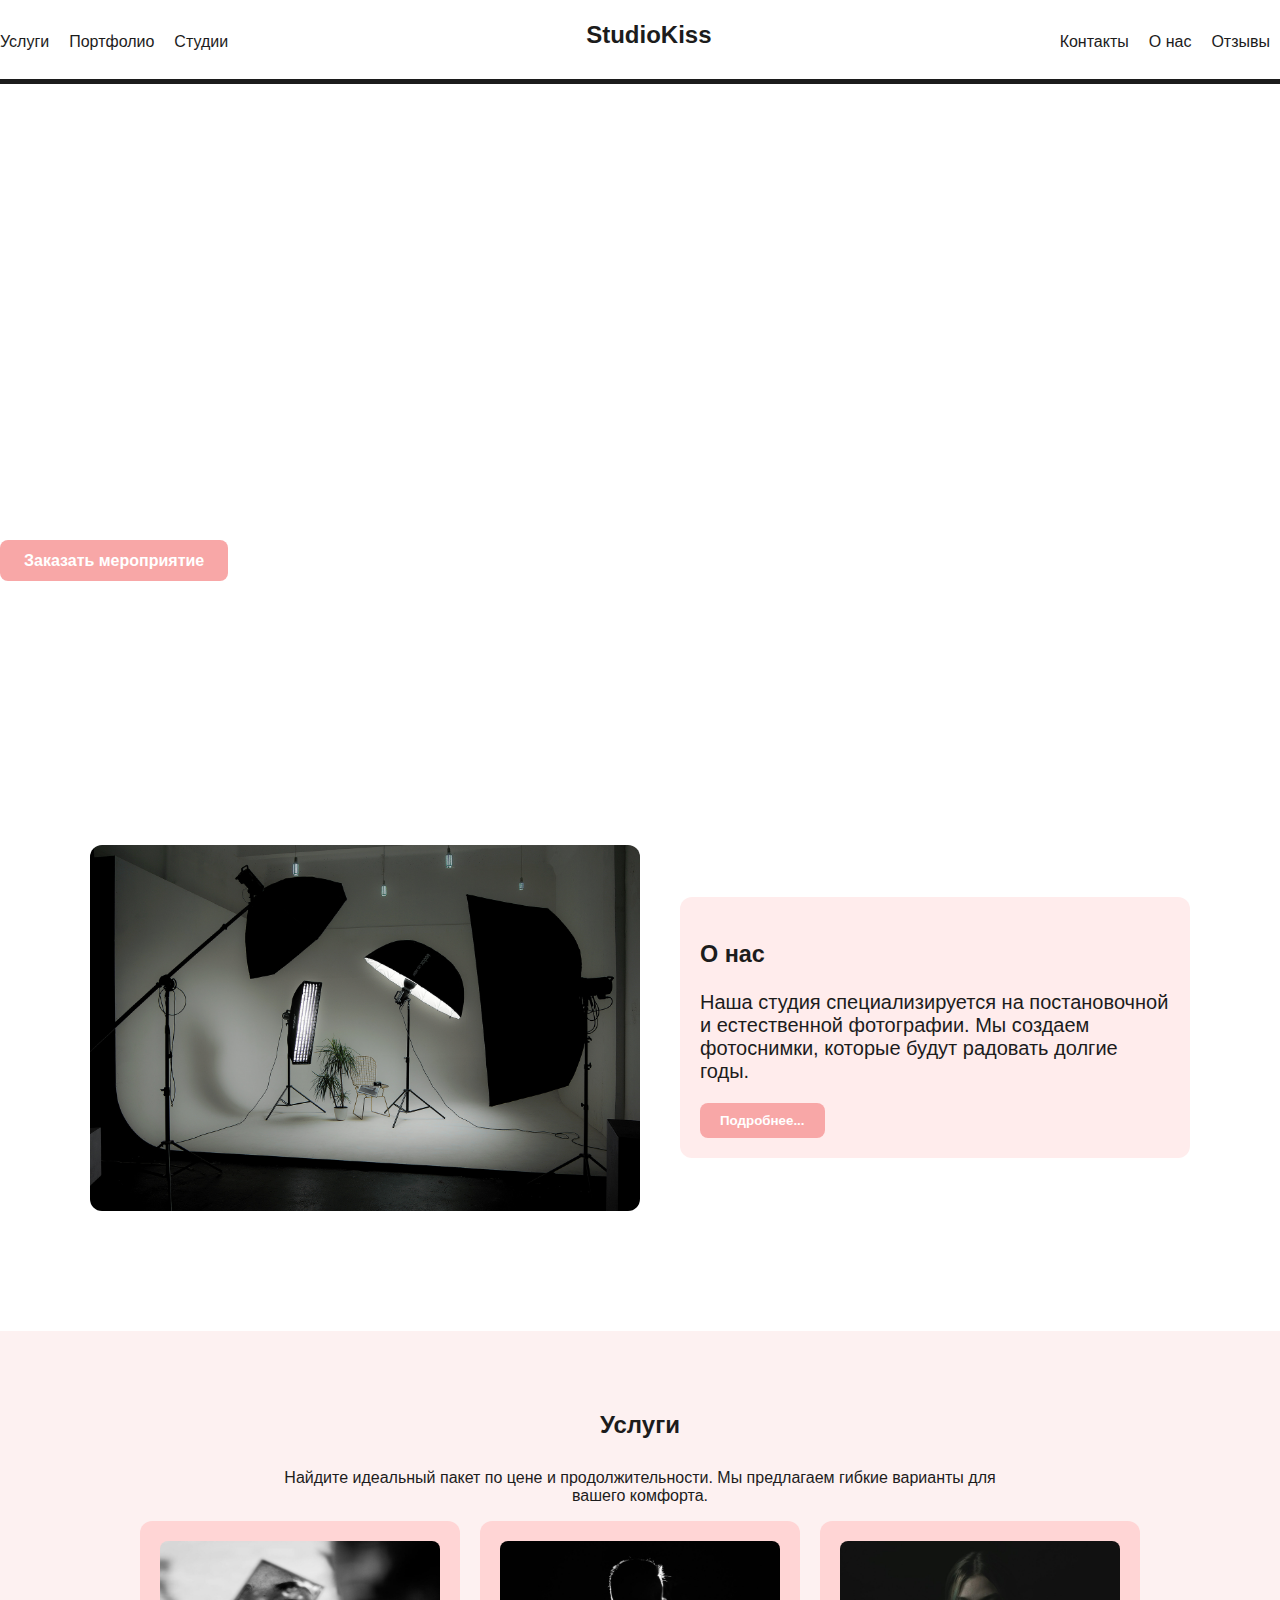
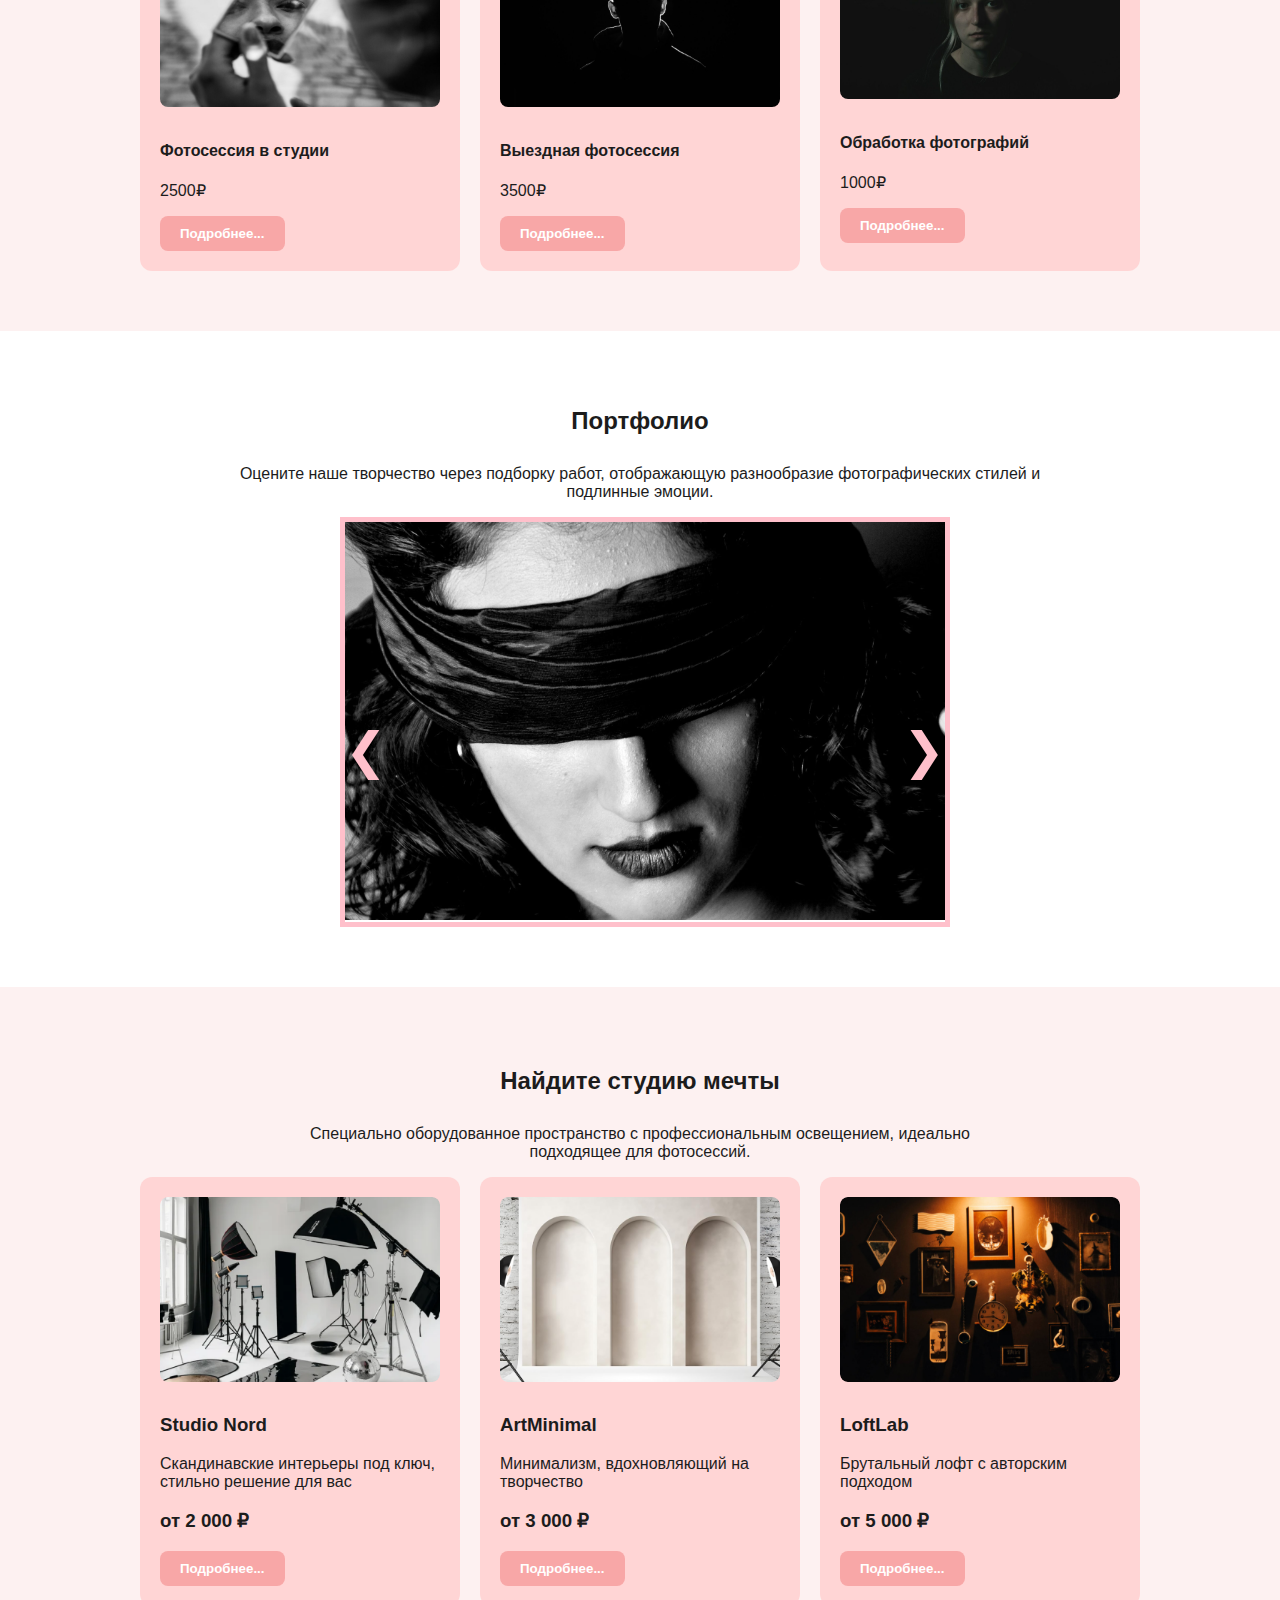
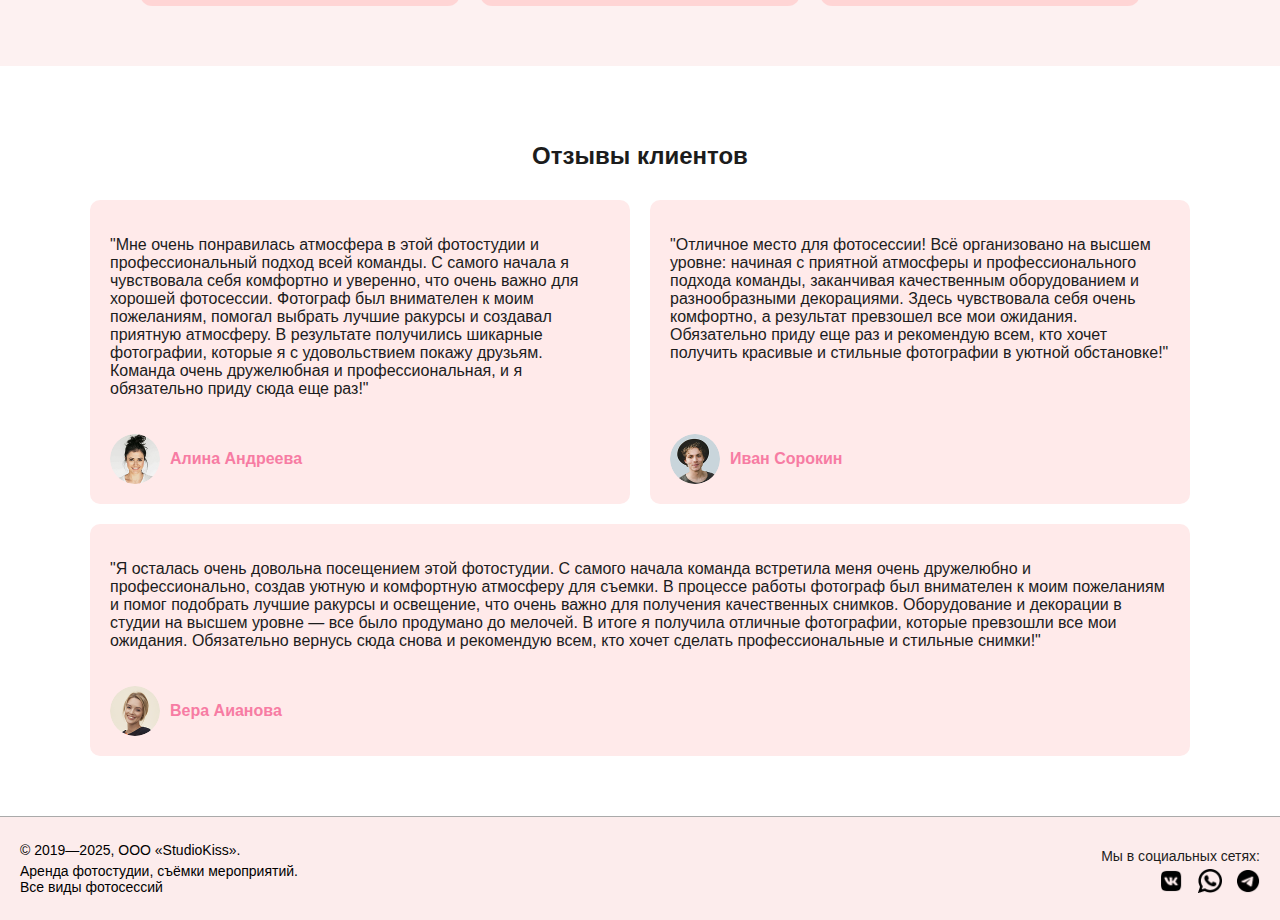
<file: index.html>
<!DOCTYPE html>
<html lang="ru">
<head>
            <!-- Google tag (gtag.js) -->
    <script async src="https://www.googletagmanager.com/gtag/js?id=G-6BSMKW83QE"></script>
    <script>
      window.dataLayer = window.dataLayer || [];
      function gtag(){dataLayer.push(arguments);}
      gtag('js', new Date());
    
        gtag('config', 'G-6BSMKW83QE');
    </script>
    <meta charset="UTF-8">
    <meta name="viewport" content="width=device-width, initial-scale=1.0">
    <link rel="stylesheet" href="assets/css/style.css">
    <title>StudioKiss - Профессиональная фотостудия</title>
</head>
<body>
    <header class="header">
        <div class="container">
            <nav class="header_nav">
                <ul class="header_list">
                    <li class="natac"><a href="index.html#yslugi">Услуги</a></li>
                    <li class="natac"><a href="index.html#portfolio">Портфолио</a></li>
                    <li class="natac"><a href="stydii.html">Cтудии</a></li>
                </ul>
            </nav>
            <a href="index.html"><h1 class="header_logo">StudioKiss</h1></a>
            <nav class="header_nav">
                <ul class="header_list">
                    <li class="natac"><a href="contacts.html">Контакты</a></li>
                    <li class="natac"><a href="onas.html">О нас</a></li>
                    <li class="natac"><a href="index.html#otzv">Отзывы</a></li>
                </ul>
            </nav>
        </div>
    </header>
    <main class="main">
        <section class="welcome">
            <h1 class="welcome_title">запечатлейте свою историю</h1>
            <p class="welcome_desc">Почувствуйте магию StudioKiss, где ваша подлинная сущность сияет на каждой фотографии. 
            </p>
            <p class="welcome_desc">Наш уникальный стиль и страсть к запечатлению подлинных эмоций создадут неизгладимые воспоминания.</p>
            <a class="btn" href="contacts.html#zakaz">Заказать мероприятие</a>
        </section>

        <section class="section about">
            <img src="assets/img/image.png" alt="Camera">
            <div class="text">
              <h3>О нас</h3>
              <p>Наша студия специализируется на постановочной и естественной фотографии. Мы создаем фотоснимки, которые будут радовать долгие годы.</p>
              <a href="onas.html"><button>Подробнее...</button></a>
            </div>
          </section>
        <div class="fon">
        <section class="section services" id="yslugi">
            <h2>Услуги</h2>
            <p>Найдите идеальный пакет по цене и продолжительности. Мы предлагаем гибкие варианты для <br> вашего комфорта.</p>
            <div class="cards">
                <div class="card">
                    <img src="assets/img/карточка_1.jpg" alt="">
                    <h4>Фотосессия в студии</h4>
                    <p>2500₽</p>
                    <a href="stydii.html"><button>Подробнее...</button></a>
                </div>
                <div class="card">
                    <img src="assets/img/карточка_2.jpg" alt="">
                    <h4>Выездная фотосессия</h4>
                    <p>3500₽</p>
                    <a href="contacts.html#zakaz"><button>Подробнее...</button></a>
                </div>
                <div class="card">
                    <img src="assets/img/карточка_3.jpg" alt="">
                    <h4>Обработка фотографий</h4>
                    <p>1000₽</p>
                    <a href="contacts.html#zakaz"><button>Подробнее...</button></a>
                </div>
            </div>
        </section>
        </div>
        <section class="section portfolio" id="portfolio">
            <h1>Портфолио</h1>
            <p>Оцените наше творчество через подборку работ, отображающую разнообразие фотографических стилей и <br> подлинные эмоции.</p>
            <div class="banner">
                <div class="slides">
                    <img src="assets/img/galer1.jpg" alt="Image 1" class="slide active">
                    <img src="assets/img/galer2.jpg" alt="Image 2" class="slide">
                    <img src="assets/img/galer3.jpg" alt="Image 3" class="slide">
                </div>
                <div class="navigation">
                    <div class="arrow left" onclick="changeSlide(-1)">&#10094;</div>
                    <div class="arrow right" onclick="changeSlide(1)">&#10095;</div>
                </div>
            </div>
            <script src="script.js"></script>
        </section>
        <div class="fon">
        <section class="section services">
            <h2>Найдите студию мечты</h2>
            <p>Специально оборудованное пространство с профессиональным освещением, идеально <br> подходящее для фотосессий.</p>
            <div class="cards">
                <div class="card">
                    <img src="assets/img/Mask group.png" alt="">
                    <h3>Studio Nord</h3>
                    <p>Скандинавские интерьеры под ключ, стильно решение для вас</p>
                    <h3>от 2 000 ₽</h3>
                    <a href="stydii.html"><button>Подробнее...</button></a>
                </div>
                <div class="card">
                    <img src="assets/img/Mask group (1).png" alt="">
                    <h3>ArtMinimal</h3>
                    <p>Минимализм, вдохновляющий на творчество</p>
                    <h3>от 3 000 ₽</h3>
                    <a href="stydii.html"><button>Подробнее...</button></a>
                </div>
                <div class="card">
                    <img src="assets/img/Mask group (2).png" alt="">
                    <h3>LoftLab</h3>
                    <p>Брутальный лофт с авторским подходом</p>
                    <h3>от 5 000 ₽</h3>
                    <a href="stydii.html"><button>Подробнее...</button></a>
                </div>
        </section>
        </div>

        <section class="section otzvi" id="otzv">
            <h1>Отзывы клиентов</h1>
            <div class="reviews">
              <div class="review">
                <p>"Мне очень понравилась атмосфера в этой фотостудии и профессиональный подход всей команды. С самого начала я чувствовала себя комфортно и уверенно, что очень важно для хорошей фотосессии. Фотограф был внимателен к моим пожеланиям, помогал выбрать лучшие ракурсы и создавал приятную атмосферу. В результате получились шикарные фотографии, которые я с удовольствием покажу друзьям. Команда очень дружелюбная и профессиональная, и я обязательно приду сюда еще раз!"</p>
                <div class="author">
                  <img src="assets/img/image 18.png" alt="Алина Андреева">
                  <div class="author-name">Алина Андреева</div>
                </div>
              </div>
        
              <div class="review">
                <p>"Отличное место для фотосессии! Всё организовано на высшем уровне: начиная с приятной атмосферы и профессионального подхода команды, заканчивая качественным оборудованием и разнообразными декорациями. Здесь чувствовала себя очень комфортно, а результат превзошел все мои ожидания. Обязательно приду еще раз и рекомендую всем, кто хочет получить красивые и стильные фотографии в уютной обстановке!"</p>
                <div class="author">
                  <img src="assets/img/image 19.png" alt="Иван Сорокин">
                  <div class="author-name">Иван Сорокин</div>
                </div>
              </div>
        
              <div class="review">
                <p>"Я осталась очень довольна посещением этой фотостудии. С самого начала команда встретила меня очень дружелюбно и профессионально, создав уютную и комфортную атмосферу для съемки. В процессе работы фотограф был внимателен к моим пожеланиям и помог подобрать лучшие ракурсы и освещение, что очень важно для получения качественных снимков. Оборудование и декорации в студии на высшем уровне — все было продумано до мелочей. В итоге я получила отличные фотографии, которые превзошли все мои ожидания. Обязательно вернусь сюда снова и рекомендую всем, кто хочет сделать профессиональные и стильные снимки!"</p>
                <div class="author">
                  <img src="assets/img/image 21.png" alt="Вера Аианова">
                  <div class="author-name">Вера Аианова</div>
                </div>
              </div>
            </div>
        </section>
    </main>

    <footer class="footer">
        <div class="container">
            <div class="footer-content">
              <div class="footer-left">
                <p>© 2019—2025, ООО «StudioKiss».</p>
                <p>Аренда фотостудии, съёмки мероприятий.<br>Все виды фотосессий</p>
              </div>
              <div class="footer-right">
                <p>Мы в социальных сетях:</p>
                <div class="social-icons">
                  <img src="assets/img/vk-icon.png" alt="VK">
                  <img src="assets/img/whatsapp-icon.png" alt="WhatsApp">
                  <img src="assets/img/telegram-icon.png" alt="Telegram">
                </div>
              </div>
            </div>
        </div>
      </footer>
</body>
</html>
</file>
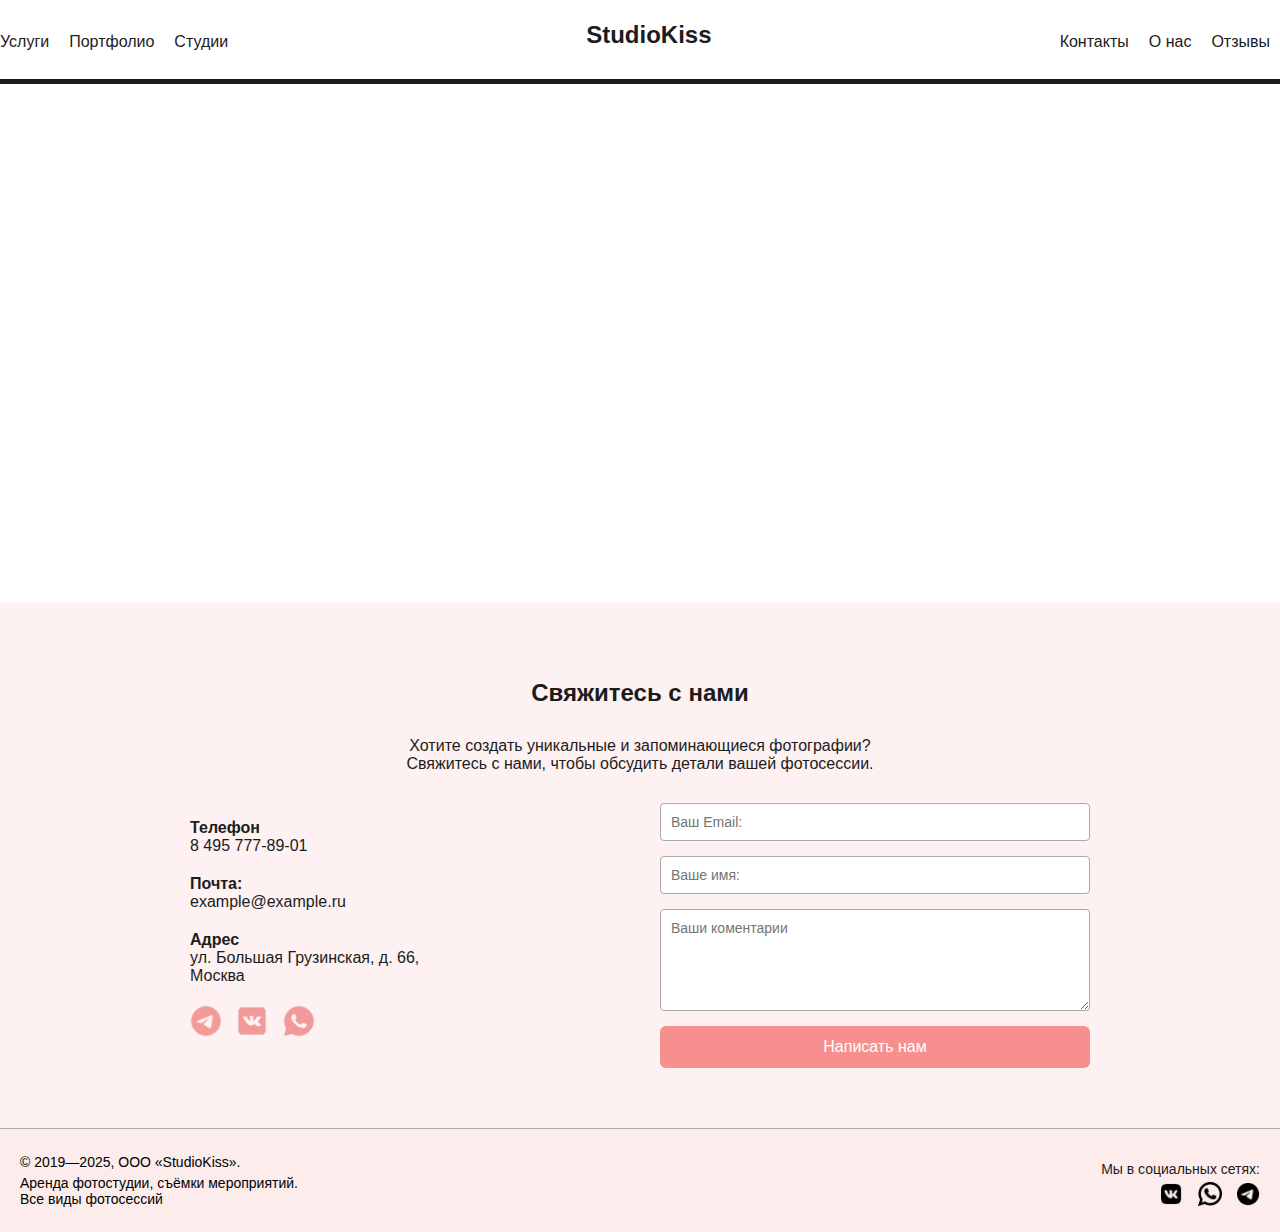
<file: contacts.html>
<!DOCTYPE html>
<html lang="ru">
<head>
        <!-- Google tag (gtag.js) -->
    <script async src="https://www.googletagmanager.com/gtag/js?id=G-6BSMKW83QE"></script>
    <script>
      window.dataLayer = window.dataLayer || [];
      function gtag(){dataLayer.push(arguments);}
      gtag('js', new Date());
    
        gtag('config', 'G-6BSMKW83QE');
    </script>
    <meta charset="UTF-8">
    <meta name="viewport" content="width=device-width, initial-scale=1.0">
    <link rel="stylesheet" href="assets/css/style.css">
    <title>Контакты</title>
</head>
<body>
    <header class="header">
        <div class="container">
            <nav class="header_nav">
                <ul class="header_list">
                    <li class="natac"><a href="index.html#yslugi">Услуги</a></li>
                    <li class="natac"><a href="index.html#portfolio">Портфолио</a></li>
                    <li class="natac"><a href="stydii.html">Cтудии</a></li>
                </ul>
            </nav>
            <a href="index.html"><h1 class="header_logo">StudioKiss</h1></a>
            <nav class="header_nav">
                <ul class="header_list">
                    <li class="natac"><a href="contacts.html">Контакты</a></li>
                    <li class="natac"><a href="onas.html">О нас</a></li>
                    <li class="natac"><a href="index.html#otzv">Отзывы</a></li>
                </ul>
            </nav>
        </div>
    </header>
    <main>
        <section class="section karta">
            <div class="karta">
                <iframe src="https://yandex.ru/map-widget/v1/?um=constructor%3A1f85a3a42a38caf7f33427a2ca7f0c2441141a6679ca63b0bfd27f6b49a0c568&amp;source=constructor" width="1100" height="400" frameborder="0"></iframe>
            </div>
        </section>
        <div class="fon">
        <section class="section connection" id="zakaz">
            <div class="contact">
                <h1>Свяжитесь с нами</h1>
                <p>Хотите создать уникальные и запоминающиеся фотографии?<br>
                   Свяжитесь с нами, чтобы обсудить детали вашей фотосессии.</p>
                
                <div class="contact-container">
                  <div class="contact-info">
                    <p><strong>Телефон</strong><br>8 495 777-89-01</p>
                    <p><strong>Почта:</strong><br>example@example.ru</p>
                    <p><strong>Адрес</strong><br>ул. Большая Грузинская, д. 66,<br>Москва</p>
                    <div class="icons">
                        <a href=""><img src="assets/img/icons1_tg.png" width="60px" height="60px" alt="tg"></a>
                        <a href=""><img src="assets/img/icons1_VK.png" width="60px" height="60px" alt="wp"></a>
                        <a href=""><img src="assets/img/icons1_WS.png" width="60px" height="60px" alt="vk"></a>
                    </div>
                  </div>
              
                    <form class="contact-form">
                        <input type="email" placeholder="Ваш Email:" name="email" id="email" required />
                        <input type="text" placeholder="Ваше имя:" name="name" id="name" required />
                        <textarea placeholder="Ваши коментарии"></textarea>
                        <button type="submit">Написать нам</button>
                    </form>
                </div>
              </div>
        </section>

    </main>
    <footer class="footer">
        <div class="container">
            <div class="footer-content">
              <div class="footer-left">
                <p>© 2019—2025, ООО «StudioKiss».</p>
                <p>Аренда фотостудии, съёмки мероприятий.<br>Все виды фотосессий</p>
              </div>
              <div class="footer-right">
                <p>Мы в социальных сетях:</p>
                <div class="social-icons">
                  <img src="assets/img/vk-icon.png" alt="VK">
                  <img src="assets/img/whatsapp-icon.png" alt="WhatsApp">
                  <img src="assets/img/telegram-icon.png" alt="Telegram">
                </div>
              </div>
            </div>
        </div>
      </footer>
</body>
</html>
</file>
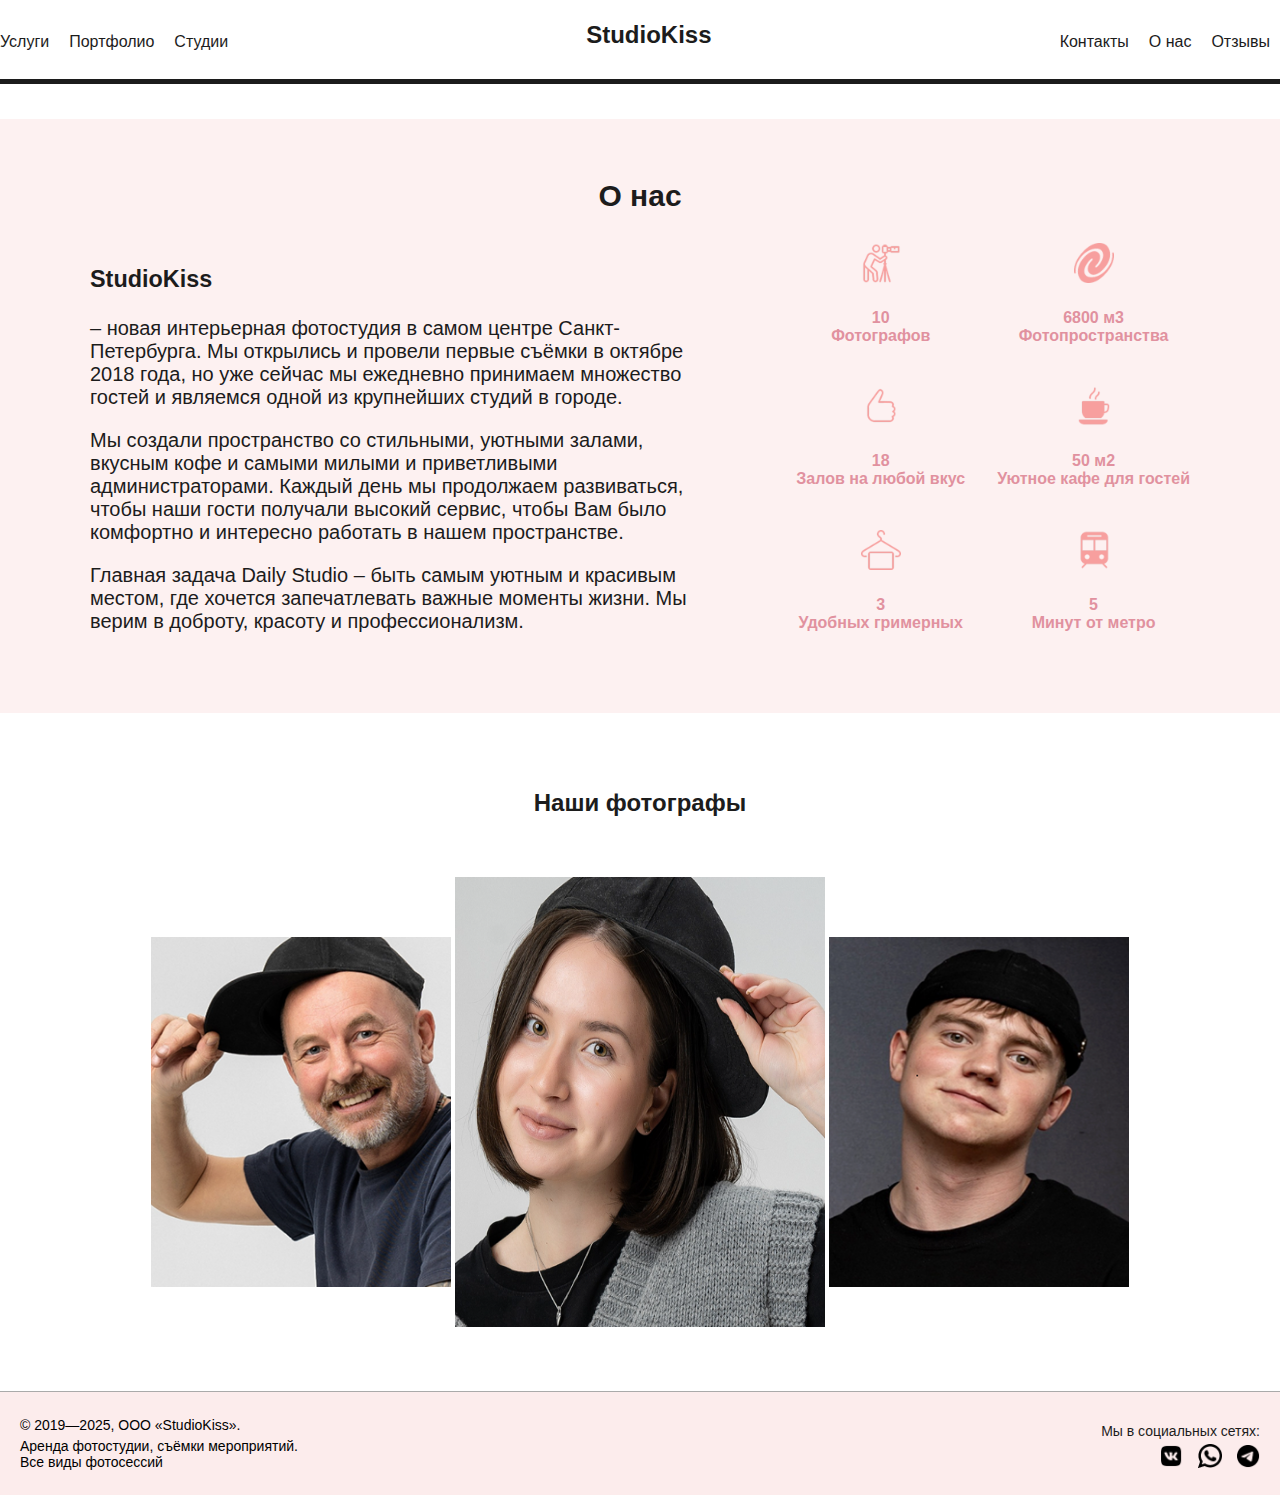
<file: onas.html>
<!DOCTYPE html>
<html lang="ru">
<head>
    <meta charset="UTF-8">
    <meta name="viewport" content="width=device-width, initial-scale=1.0">
    <link rel="stylesheet" href="assets/css/style.css">
    <title>О нас</title>
</head>
<body>
    <header class="header">
        <div class="container">
            <nav class="header_nav">
                <ul class="header_list">
                    <li class="natac"><a href="index.html#yslugi">Услуги</a></li>
                    <li class="natac"><a href="index.html#portfolio">Портфолио</a></li>
                    <li class="natac"><a href="stydii.html">Cтудии</a></li>
                </ul>
            </nav>
            <a href="index.html"><h1 class="header_logo">StudioKiss</h1></a>
            <nav class="header_nav">
                <ul class="header_list">
                    <li class="natac"><a href="contacts.html">Контакты</a></li>
                    <li class="natac"><a href="onas.html">О нас</a></li>
                    <li class="natac"><a href="index.html#otzv">Отзывы</a></li>
                </ul>
            </nav>
        </div>
    </header>
    <main>
        <div class="fon">
        <section class="section onas">
            <h1>О нас</h1>
            <div class="content">
                <div class="about-info">
                  <div class="text">
                    <h3>StudioKiss</h3>
                    <p>– новая интерьерная фотостудия в самом центре Санкт-Петербурга. Мы открылись и провели первые съёмки в октябре 2018 года, но уже сейчас мы ежедневно принимаем множество гостей и являемся одной из крупнейших студий в городе.</p>
                    <p>Мы создали пространство со стильными, уютными залами, вкусным кофе и самыми милыми и приветливыми администраторами. Каждый день мы продолжаем развиваться, чтобы наши гости получали высокий сервис, чтобы Вам было комфортно и интересно работать в нашем пространстве.</p>
                    <p>Главная задача Daily Studio – быть самым уютным и красивым местом, где хочется запечатлевать важные моменты жизни. Мы верим в доброту, красоту и профессионализм.</p>
                  </div>
                  <div class="features">
                    <div class="feature">
                        <img src="assets/img/onas/1.png" alt="">
                        <p>10 <br> Фотографов</p>
                    </div>
                    <div class="feature">
                        <img src="assets/img/onas/2.png" alt="">
                        <p>6800 м3 <br> Фотопространства</p>
                    </div>
                    <div class="feature">
                        <img src="assets/img/onas/3.png" alt="">
                        <p>18 <br>Залов на любой вкус</p>
                    </div>
                    <div class="feature">
                        <img src="assets/img/onas/4.png" alt="">
                        <p>50 м2 <br> Уютное кафе для гостей</p>
                    </div>
                    <div class="feature">
                        <img src="assets/img/onas/5.png" alt="">
                        <p>3 <br>Удобных гримерных</p>
                    </div>
                    <div class="feature">
                        <img src="assets/img/onas/6.png" alt="">
                        <p>5 <br>Минут от метро</p>
                    </div>
                  </div>
                </div>
              </div>
        </section>
        </div>
        <section class="section photographers">
            <h1>Наши фотографы</h1>
            <div class="photo">
                <img class="photo2" src="assets/img/photographers/1.png" width="300px" height="350px"  alt="">
                <img src="assets/img/photographers/2.png" width="370px" height="450px"   alt="">
                <img class="photo2" src="assets/img/photographers/3.png" width="300px" height="350px"   alt="">
            </div>
        </section>
        
    </main>
    <footer class="footer">
        <div class="container">
            <div class="footer-content">
              <div class="footer-left">
                <p>© 2019—2025, ООО «StudioKiss».</p>
                <p>Аренда фотостудии, съёмки мероприятий.<br>Все виды фотосессий</p>
              </div>
              <div class="footer-right">
                <p>Мы в социальных сетях:</p>
                <div class="social-icons">
                  <img src="assets/img/vk-icon.png" alt="VK">
                  <img src="assets/img/whatsapp-icon.png" alt="WhatsApp">
                  <img src="assets/img/telegram-icon.png" alt="Telegram">
                </div>
              </div>
            </div>
        </div>
      </footer>
</body>
</html>
</file>
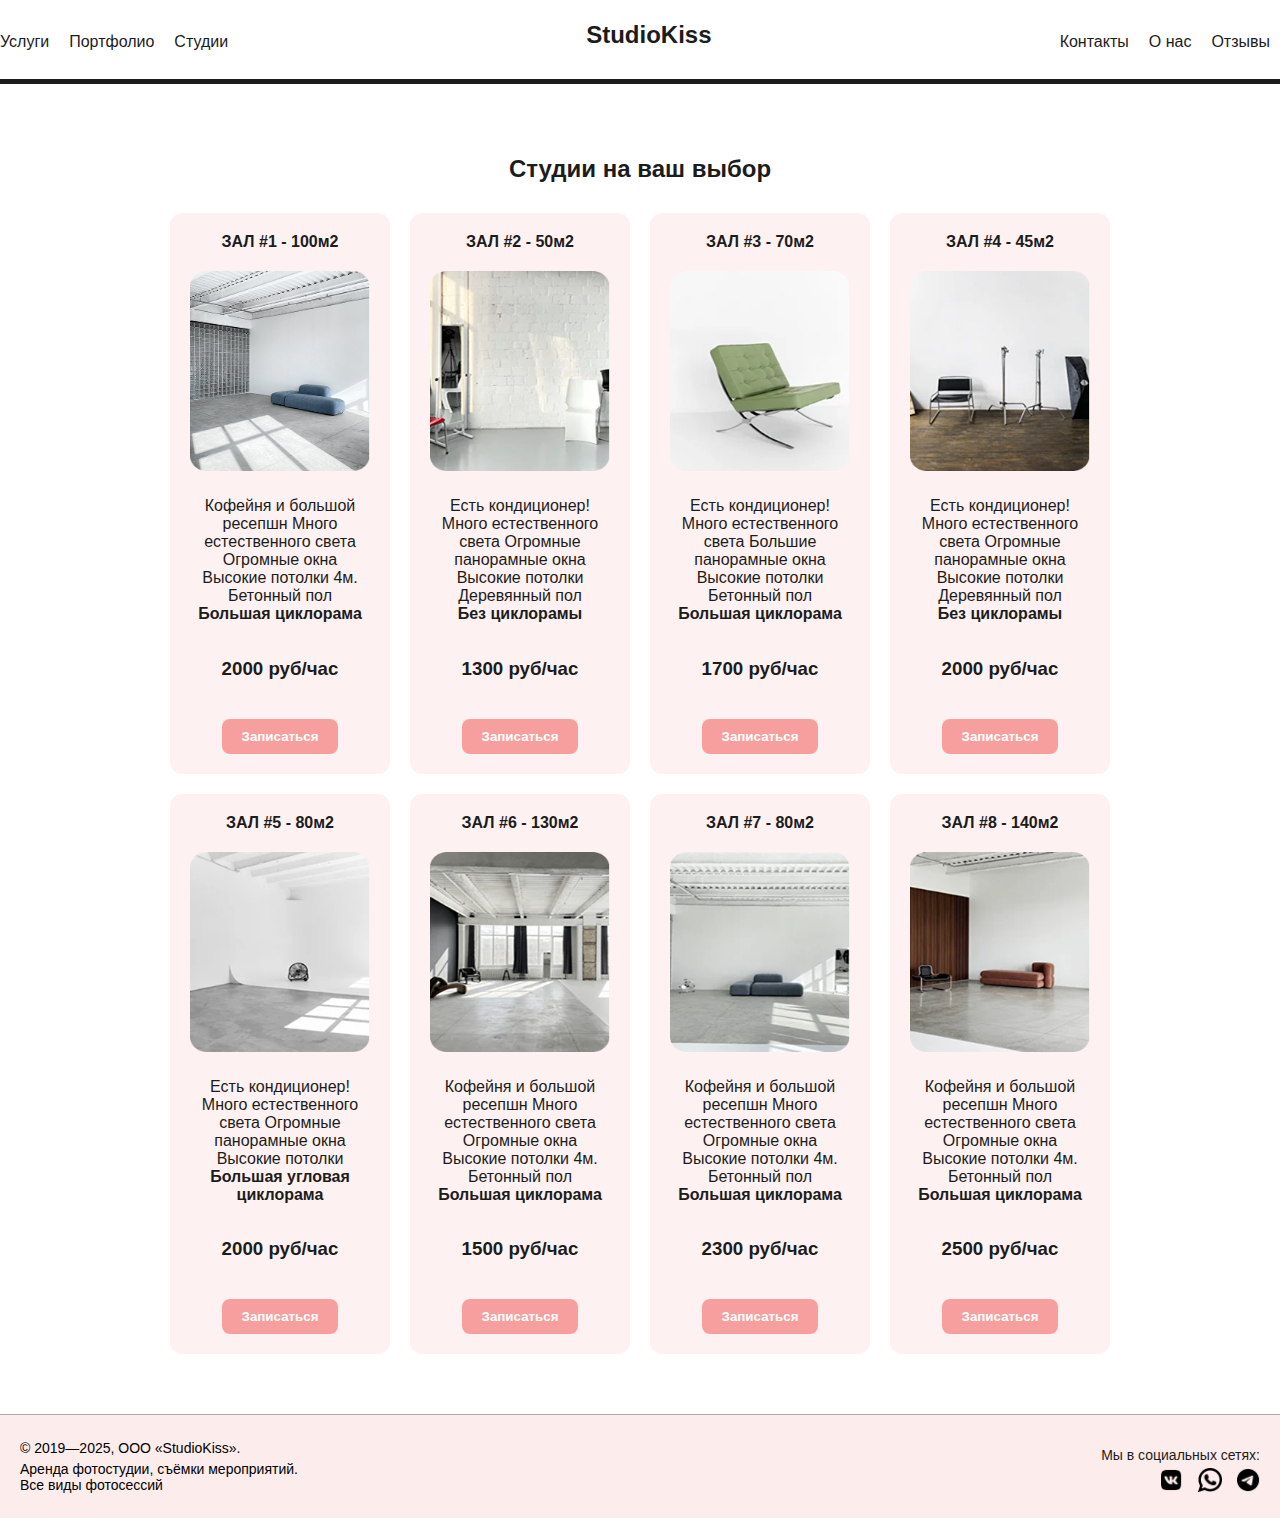
<file: stydii.html>
<!DOCTYPE html>
<html lang="ru">
<head>
            <!-- Google tag (gtag.js) -->
    <script async src="https://www.googletagmanager.com/gtag/js?id=G-6BSMKW83QE"></script>
    <script>
      window.dataLayer = window.dataLayer || [];
      function gtag(){dataLayer.push(arguments);}
      gtag('js', new Date());
    
        gtag('config', 'G-6BSMKW83QE');
    </script>
    <meta charset="UTF-8">
    <meta name="viewport" content="width=device-width, initial-scale=1.0">
    <link rel="stylesheet" href="assets/css/style.css">
    <title>Наши студии</title>
</head>
<body>
    <header class="header">
        <div class="container">
            <nav class="header_nav">
                <ul class="header_list">
                    <li class="natac"><a href="index.html#yslugi">Услуги</a></li>
                    <li class="natac"><a href="index.html#portfolio">Портфолио</a></li>
                    <li class="natac"><a href="stydii.html">Cтудии</a></li>
                </ul>
            </nav>
            <a href="index.html"><h1 class="header_logo">StudioKiss</h1></a>
            <nav class="header_nav">
                <ul class="header_list">
                    <li class="natac"><a href="contacts.html">Контакты</a></li>
                    <li class="natac"><a href="onas.html">О нас</a></li>
                    <li class="natac"><a href="index.html#otzv">Отзывы</a></li>
                </ul>
            </nav>
        </div>
    </header>
    <main>
        <section class="section studio">
            <h1 class="title">Студии на ваш выбор</h1>
            <div class="cards">
                <div class="card">
                    <strong>ЗАЛ #1 - 100м2</strong>
                    <img src="assets/img/studio/1.png" alt="">
                    <p>Кофейня и большой ресепшн Много естественного света Огромные окна Высокие потолки 4м. Бетонный пол <strong>Большая циклорама</strong></p>
                    <h3>2000 руб/час</h3>
                    <a href="contacts.html#zakaz"><button>Записаться</button></a>
                </div>
                <div class="card">
                    <strong>ЗАЛ #2 - 50м2</strong>
                    <img src="assets/img/studio/2.png" alt="">
                    <p>Есть кондиционер! Много естественного света Огромные панорамные окна Высокие потолки Деревянный пол<br><strong>Без циклорамы</strong></p>
                    <h3>1300 руб/час</h3>
                    <a href="contacts.html#zakaz"><button>Записаться</button></a>
                </div>
                <div class="card">
                    <strong>ЗАЛ #3 - 70м2</strong>
                    <img src="assets/img/studio/3.png" alt="">
                    <p>Есть кондиционер! Много естественного света Большие панорамные окна Высокие потолки Бетонный пол<br><strong>Большая циклорама</strong></p>
                    <h3>1700 руб/час</h3>
                    <a href="contacts.html#zakaz"><button>Записаться</button></a>
                </div>
                <div class="card">
                    <strong>ЗАЛ #4 - 45м2</strong>
                    <img src="assets/img/studio/4.png" alt="">
                    <p>Есть кондиционер! Много естественного света Огромные панорамные окна Высокие потолки Деревянный пол<br><strong>Без циклорамы</strong></p>
                    <h3>2000 руб/час</h3>
                    <a href="contacts.html#zakaz"><button>Записаться</button></a>
                </div>
                <div class="card">
                    <strong>ЗАЛ #5 - 80м2</strong>
                    <img src="assets/img/studio/5.png" alt="">
                    <p>Есть кондиционер! Много естественного света Огромные панорамные окна Высокие потолки<br><strong>Большая угловая циклорама</strong></p>
                    <h3>2000 руб/час</h3>
                    <a href="contacts.html#zakaz"><button>Записаться</button></a>
                </div>
                <div class="card">
                    <strong>ЗАЛ #6 - 130м2</strong>
                    <img src="assets/img/studio/6.png" alt="">
                    <p>Кофейня и большой ресепшн Много естественного света Огромные окна Высокие потолки 4м. Бетонный пол<br><strong>Большая циклорама</strong></p>
                    <h3>1500 руб/час</h3>
                    <a href="contacts.html#zakaz"><button>Записаться</button></a>
                </div>
                <div class="card">
                    <strong>ЗАЛ #7 - 80м2</strong>
                    <img src="assets/img/studio/7.png" alt="">
                    <p>Кофейня и большой ресепшн Много естественного света Огромные окна Высокие потолки 4м. Бетонный пол<br><strong>Большая циклорама</strong></p>
                    <h3>2300 руб/час</h3>
                    <a href="contacts.html#zakaz"><button>Записаться</button></a>
                </div>
                <div class="card">
                    <strong>ЗАЛ #8 - 140м2</strong>
                    <img src="assets/img/studio/8.png" alt="">
                    <p>Кофейня и большой ресепшн Много естественного света Огромные окна Высокие потолки 4м. Бетонный пол<br><strong>Большая циклорама</strong></p>
                    <h3>2500 руб/час</h3>
                    <a href="contacts.html#zakaz"><button>Записаться</button></a>
                </div>
        </section>
    </main>
    <footer class="footer">
        <div class="container">
            <div class="footer-content">
              <div class="footer-left">
                <p>© 2019—2025, ООО «StudioKiss».</p>
                <p>Аренда фотостудии, съёмки мероприятий.<br>Все виды фотосессий</p>
              </div>
              <div class="footer-right">
                <p>Мы в социальных сетях:</p>
                <div class="social-icons">
                  <img src="assets/img/vk-icon.png" alt="VK">
                  <img src="assets/img/whatsapp-icon.png" alt="WhatsApp">
                  <img src="assets/img/telegram-icon.png" alt="Telegram">
                </div>
              </div>
            </div>
        </div>
      </footer>
</body>
</html>
</file>
<file: assets/css/style.css>
*  {
    font-family: 'Arial', 'Verdana', sans-serif;
}
body {
    margin: 0;
    background-color: #fff;
    color: #1C1C1C;
}

a {
    color: #1C1C1C;
    text-decoration: none;
}

ul {
    list-style: none;
    padding: 0;
    margin: 0;
}

.container {
 max-width: 1366px;
 margin: 0 auto;
}

/*- header*/
.header .container {
    display: flex;
    justify-content: space-between;
    align-items: center;
    box-shadow: 0px 5px 0px;
}

.header {
    padding: 5px 0px 0px;
    
}

.natac {
    margin: 10px;
    margin-left: 0px;
}

.header_nav a {
    font-size: 16px ;
}

.header_list {
    display: flex;
    gap: 10px;
}
/*- header*/

/*- welcome*/
.welcome {
    margin-top: 50px;
    padding: 240px 0;
    background-image: url(https://i.ibb.co/rGkGcJNR/collage-portrait-wit.jpg);
    background-repeat: no-repeat;
    background-size: cover;
    background-position: center;
    color: #fff;
    justify-items: center;
}

.welcome_title {
    text-align: center;
    font-size: 35px;
}

.welcome_desc {
    text-align: center;
    font-size: 15px;
}

.btn {
    position: relative;
    top: 25px;
    padding: 12px 24px;
    background-color: #f8a7a7;
    color: white;
    border-radius: 8px;
    text-decoration: none;
    font-weight: 600;
}
/*- welcome*/
.section {
    padding: 60px 20px;
    max-width: 1100px;
    margin: auto;
  }

.about {
    display: flex;
    gap: 40px;
    align-items: center;
    margin-bottom: 60px;
  }

.about button {
    background: #f8a7a7;
    color: white;
    border: none;
    padding: 10px 20px;
    border-radius: 8px;
    cursor: pointer;
    font-weight: bold;
  }

  .about img {
    width: 50%;
    border-radius: 12px;
  }

  .about .text {
    background: #ffecec;
    padding: 20px;
    border-radius: 12px;
  }

/*- services */
.services {
    background-color: #fdf1f1;
    text-align: center;

}
.services h2 {
    margin-bottom: 30px;
}

.cards {
    display: flex;
  justify-content: center;
  gap: 20px;
  flex-wrap: wrap;
}

.card {
    background: #FFD5D5;
  padding: 20px;
  border-radius: 12px;
  width: 280px;
  text-align: left;
}

.card img {
    width: 100%;
  border-radius: 8px;
  margin-bottom: 10px;
}

.card button {
    background: #f8a7a7;
  color: white;
  border: none;
  padding: 10px 20px;
  border-radius: 8px;
  cursor: pointer;
  font-weight: bold;
}

  /*- portfolio */

.portfolio {
    text-align: center;
}
.banner {
    position: absolute;
    left: 250px;
    position: relative;
    width: 600px;
    height: 400px;
    overflow: hidden;
    border: 5px solid pink; /
}

.slides {
    display: flex;
    transition: transform 0.5s ease-in-out;
}

.slide {
    min-width: 100%;
    min-height: 100%;
}

.slide:not(.active) {
    display: none; 
}

.navigation {
    position: absolute;
    top: 50%;
    width: 100%;
    display: flex;
    justify-content: space-between;
}

.arrow {
    background-color: transparent; 
    color: pink; 
    font-size: 50px; 
    cursor: pointer;
}

/* CONTACTS */

.karta {
    align-items: center;
}
.fon {
    background-color: #FDF1F1;
}

.contact {
    max-width: 900px;
    margin: auto;
    text-align: center;
  }
  
.contact-container {
  display: flex;
  justify-content: space-between;
  margin-top: 30px;
  gap: 40px;
  flex-wrap: wrap;
  }

.contact-info {
  flex: 1;
  text-align: left;
  }

.contact-info p {
  margin-bottom: 20px;
  }

.icons img {
  width: 32px;
  height: 32px;
  margin-right: 10px;
  vertical-align: middle;
  }

.contact-form {
  flex: 1;
  display: flex;
  flex-direction: column;
  gap: 15px;
  }

.contact-form input,
.contact-form textarea {
  padding: 10px;
  border: 1px solid #aaa;
  border-radius: 4px;
  font-size: 14px;
  }

.contact-form textarea {
  resize: vertical;
  min-height: 80px;
  }

.contact-form button {
  padding: 12px;
  background-color: #f88f8f;
  color: white;
  border: none;
  border-radius: 6px;
  cursor: pointer;
  font-size: 16px;
  }

.contact-form button:hover {
  background-color: #e67b7b;
  }
/* CONTACTS */
/* footer */
.footer {
  background-color: #fcecec;
  padding: 20px;
  border-top: 1px solid #aaa;
  }

.footer-content {
  display: flex;
  justify-content: space-between;
  align-items: center;
  flex-wrap: wrap;
  }

.footer-left p {
  margin: 5px 0;
  font-size: 14px;
  color: #000;
  }

.footer-right {
  text-align: right;
  }

.footer-right p {
  margin: 5px 0;
  font-size: 14px;
  }

.social-icons img {
  width: 24px;
  height: 24px;
  margin-left: 10px;
  vertical-align: middle;
  cursor: pointer;
  }




h1 {
  text-align: center;
  font-size: 24px;
  margin-bottom: 30px;
  }

.reviews {
  display: grid;
  grid-template-columns: 1fr 1fr;
  gap: 20px;
  }

.review {
  background-color: #ffeaea;
  padding: 20px;
  border-radius: 10px;
  display: flex;
  flex-direction: column;
  justify-content: space-between;
  min-height: 180px;
  }

.author {
  display: flex;
  align-items: center;
  margin-top: 20px;
  }

.author img {
  width: 50px;
  height: 50px;
  border-radius: 50%;
  margin-right: 10px;
  }

.author-name {
  font-weight: bold;
  color: #f77ca3;
  font-size: 16px;
}
.review:nth-child(2) {
  grid-column: span 1;
  }

.review:nth-child(3) {
  grid-column: span 2;
  }

/* о нас */
.onas {
    margin-top: 40px;
}
  
.onas h1 {
    margin-top: 0;
    font-size: 30px;
}
  
.about-info {
    display: flex;
    justify-content: space-between;
    flex-wrap: wrap;
    gap: 40px;
}
  
.text {
    flex: 1;
    min-width: 300px;
    max-width: 600px;
    font-size: 20px
}
  
.features {
    display: grid;
    grid-template-columns: repeat(2, 1fr);
    gap: 20px;
    min-width: 260px;
}
  
.feature {
    display: flex;
    flex-direction: column;
    align-items: center;
    text-align: center;
    color: #e1919f;
    font-weight: bold;
}
  
.feature img {
    width: 40px;
    height: 40px;
    margin-bottom: 10px;
}

/* студии */

.studio .card {
    background: #FDF1F1;
    border-radius: 12px;
    width: 180px;
    text-align: center; 
    display: flex;
    flex-direction: column;
    align-items: center;
    padding: 20px; 
}

.studio .card strong {  
    text-align: center;
}

.studio .card p {
    text-align: center;
}

.studio .card img {
    width: 100%;
    height: 200px;
    border-radius: 8px;
    margin-top: 20px;
}

.studio .card button {
    background: #F79F9E;
    color: white;
    border: none;
    padding: 10px 20px;
    border-radius: 8px;
    cursor: pointer;
    font-weight: bold;
    margin-top: 20px; 
}
/* фотографы */
.photographers {
    display: flex;
    flex-direction: column;
    align-items: center;
}

.photo{
    margin-top: 30px;
}

.photo2 {
    margin-bottom: 40px;
}
</file>
